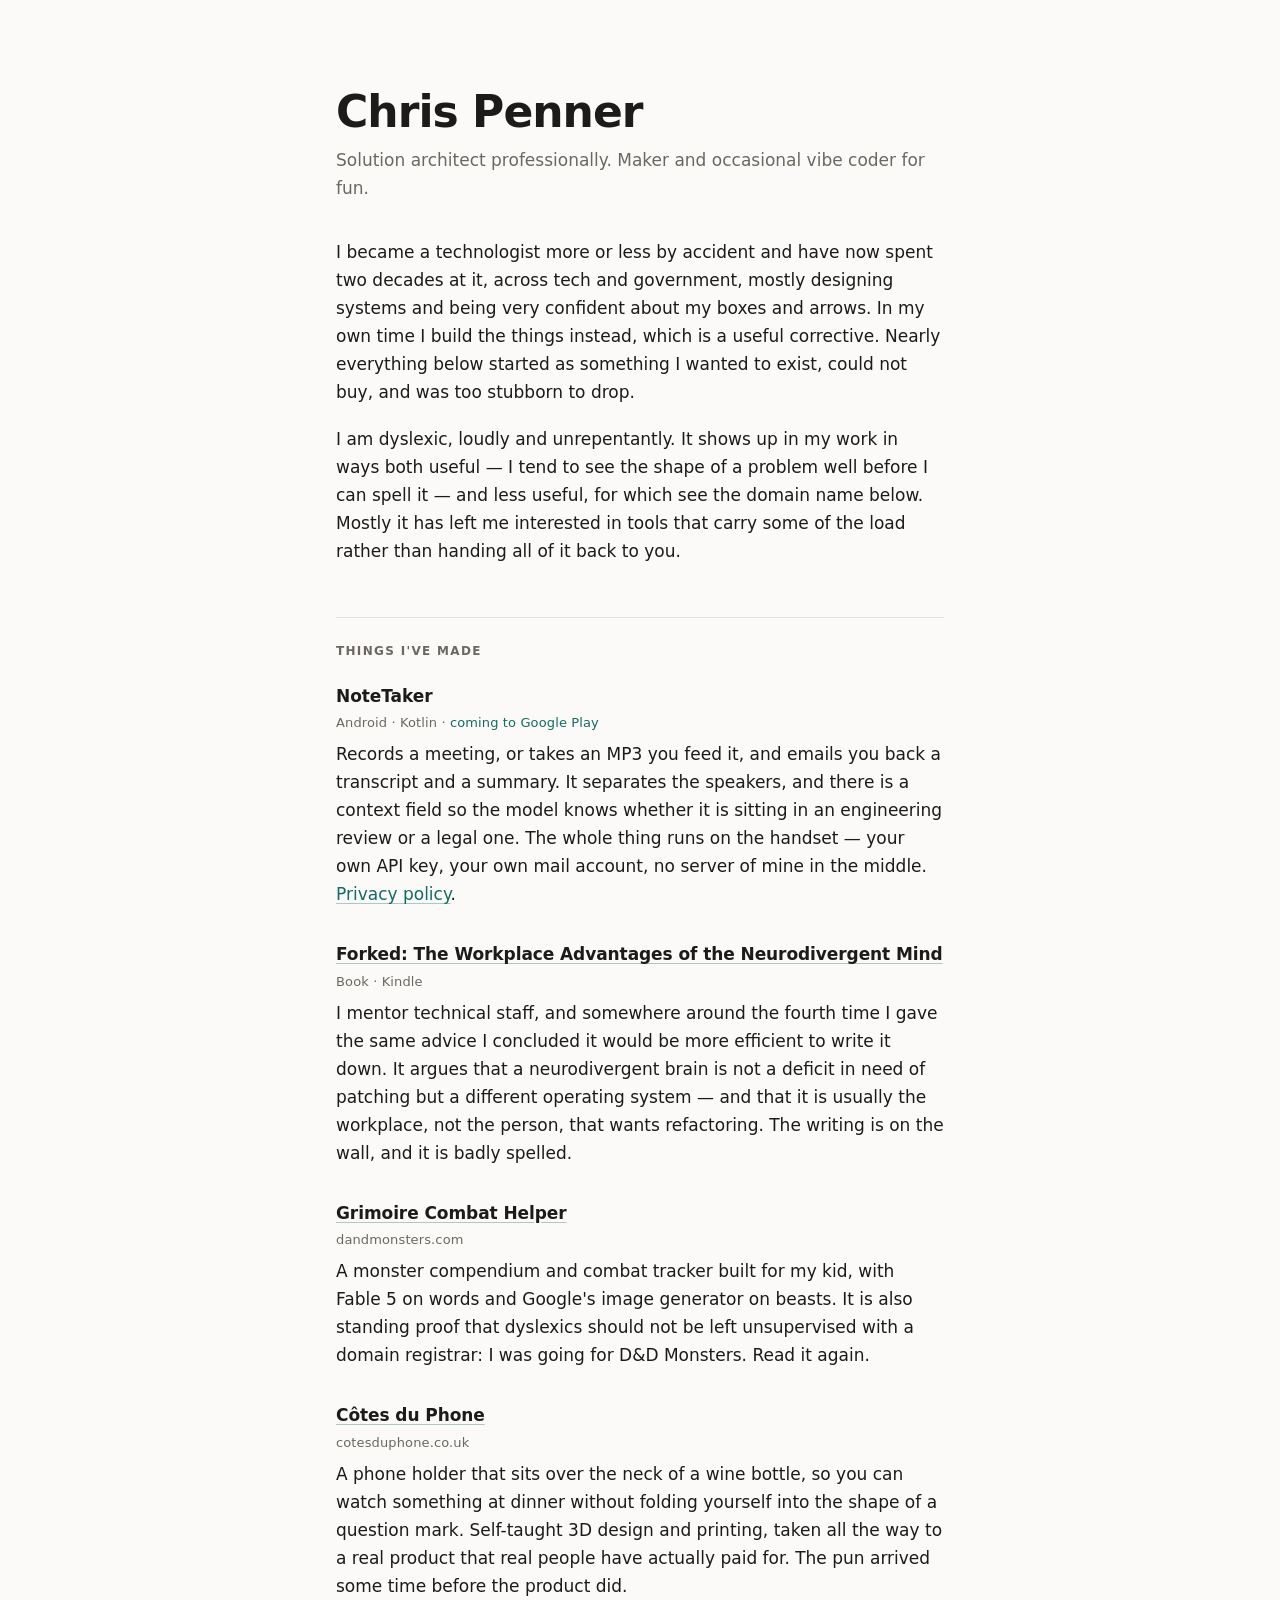
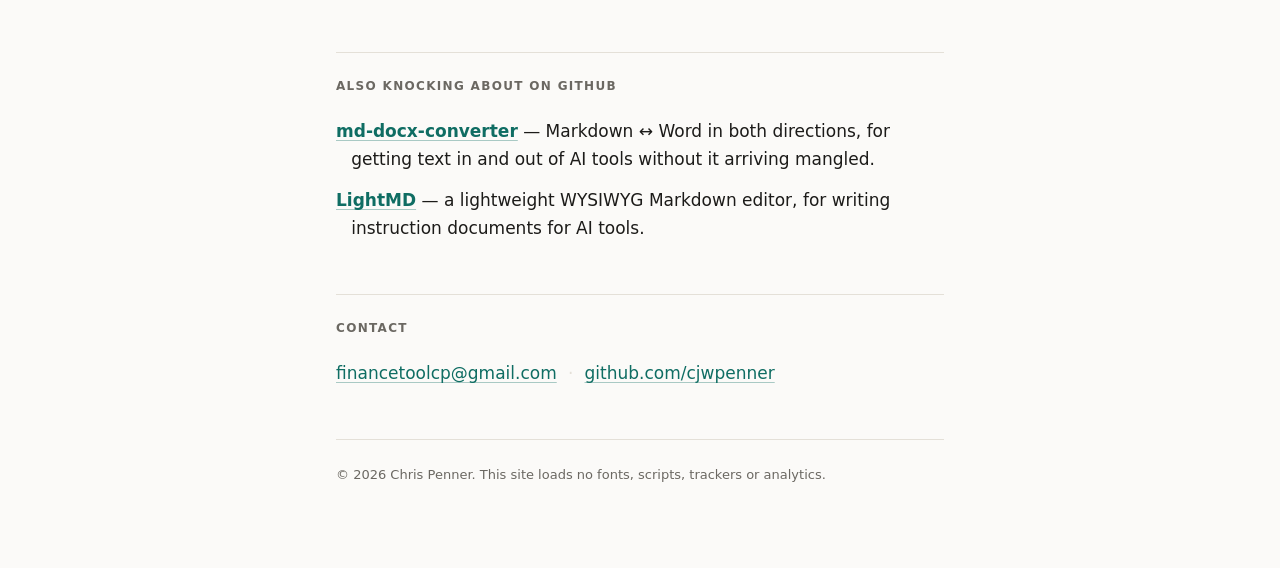
<file: index.html>
<!DOCTYPE html>
<html lang="en-GB">

<head>
    <meta charset="utf-8">
    <meta name="viewport" content="width=device-width, initial-scale=1">
    <title>Chris Penner — solution architect, maker, occasional vibe coder</title>
    <meta name="description" content="Chris Penner — solution architect, maker and loud-and-proud dyslexic. Author of Forked: The Workplace Advantages of the Neurodivergent Mind, and builder of NoteTaker for Android.">
    <meta name="author" content="Chris Penner">
    <link rel="icon" href="data:image/svg+xml,<svg xmlns='http://www.w3.org/2000/svg' viewBox='0 0 32 32'><rect width='32' height='32' rx='7' fill='%230f6d63'/><text x='16' y='23' font-family='system-ui,sans-serif' font-size='19' font-weight='600' fill='%23fff' text-anchor='middle'>C</text></svg>">
    <link rel="stylesheet" href="assets/style.css">
</head>

<body>
    <main>
        <header>
            <h1>Chris Penner</h1>
            <p class="tagline">Solution architect professionally. Maker and occasional vibe coder for fun.</p>
        </header>

        <p class="lede">I became a technologist more or less by accident and have now spent two decades
            at it, across tech and government, mostly designing systems and being very confident about
            my boxes and arrows. In my own time I build the things instead, which is a useful
            corrective. Nearly everything below started as something I wanted to exist, could not buy,
            and was too stubborn to drop.</p>

        <p>I am dyslexic, loudly and unrepentantly. It shows up in my work in ways both useful — I
            tend to see the shape of a problem well before I can spell it — and less useful, for which
            see the domain name below. Mostly it has left me interested in tools that carry some of
            the load rather than handing all of it back to you.</p>

        <h2>Things I've made</h2>

        <div class="project">
            <h3>NoteTaker</h3>
            <span class="meta">Android · Kotlin · <em>coming to Google Play</em></span>
            <p>Records a meeting, or takes an MP3 you feed it, and emails you back a transcript and a
                summary. It separates the speakers, and there is a context field so the model knows
                whether it is sitting in an engineering review or a legal one. The whole thing runs on
                the handset — your own API key, your own mail account, no server of mine in the
                middle. <a href="privacy.html">Privacy policy</a>.</p>
        </div>

        <div class="project">
            <h3><a href="https://www.amazon.co.uk/dp/B0GHJNR8W8">Forked: The Workplace Advantages of
                    the Neurodivergent Mind</a></h3>
            <span class="meta">Book · Kindle</span>
            <p>I mentor technical staff, and somewhere around the fourth time I gave the same advice I
                concluded it would be more efficient to write it down. It argues that a neurodivergent
                brain is not a deficit in need of patching but a different operating system — and that
                it is usually the workplace, not the person, that wants refactoring. The writing is on
                the wall, and it is badly spelled.</p>
        </div>

        <div class="project">
            <h3><a href="https://dandmonsters.com/">Grimoire Combat Helper</a></h3>
            <span class="meta">dandmonsters.com</span>
            <p>A monster compendium and combat tracker built for my kid, with Fable 5 on words and
                Google's image generator on beasts. It is also standing proof that dyslexics should
                not be left unsupervised with a domain registrar: I was going for D&amp;D Monsters.
                Read it again.</p>
        </div>

        <div class="project">
            <h3><a href="https://cotesduphone.co.uk/">Côtes du Phone</a></h3>
            <span class="meta">cotesduphone.co.uk</span>
            <p>A phone holder that sits over the neck of a wine bottle, so you can watch something at
                dinner without folding yourself into the shape of a question mark. Self-taught 3D
                design and printing, taken all the way to a real product that real people have
                actually paid for. The pun arrived some time before the product did.</p>
        </div>

        <h2>Also knocking about on GitHub</h2>

        <ul class="minor">
            <li><a href="https://github.com/cjwpenner/md-docx-converter">md-docx-converter</a> —
                Markdown ↔ Word in both directions, for getting text in and out of AI tools without it
                arriving mangled.</li>
            <li><a href="https://github.com/cjwpenner/LightMD">LightMD</a> — a lightweight WYSIWYG
                Markdown editor, for writing instruction documents for AI tools.</li>
        </ul>

        <h2>Contact</h2>

        <p class="contact"><a href="mailto:financetoolcp@gmail.com">financetoolcp@gmail.com</a><span
                class="sep">·</span><a href="https://github.com/cjwpenner">github.com/cjwpenner</a></p>

        <footer>
            <p>© 2026 Chris Penner. This site loads no fonts, scripts, trackers or analytics.</p>
        </footer>
    </main>
</body>

</html>
</file>
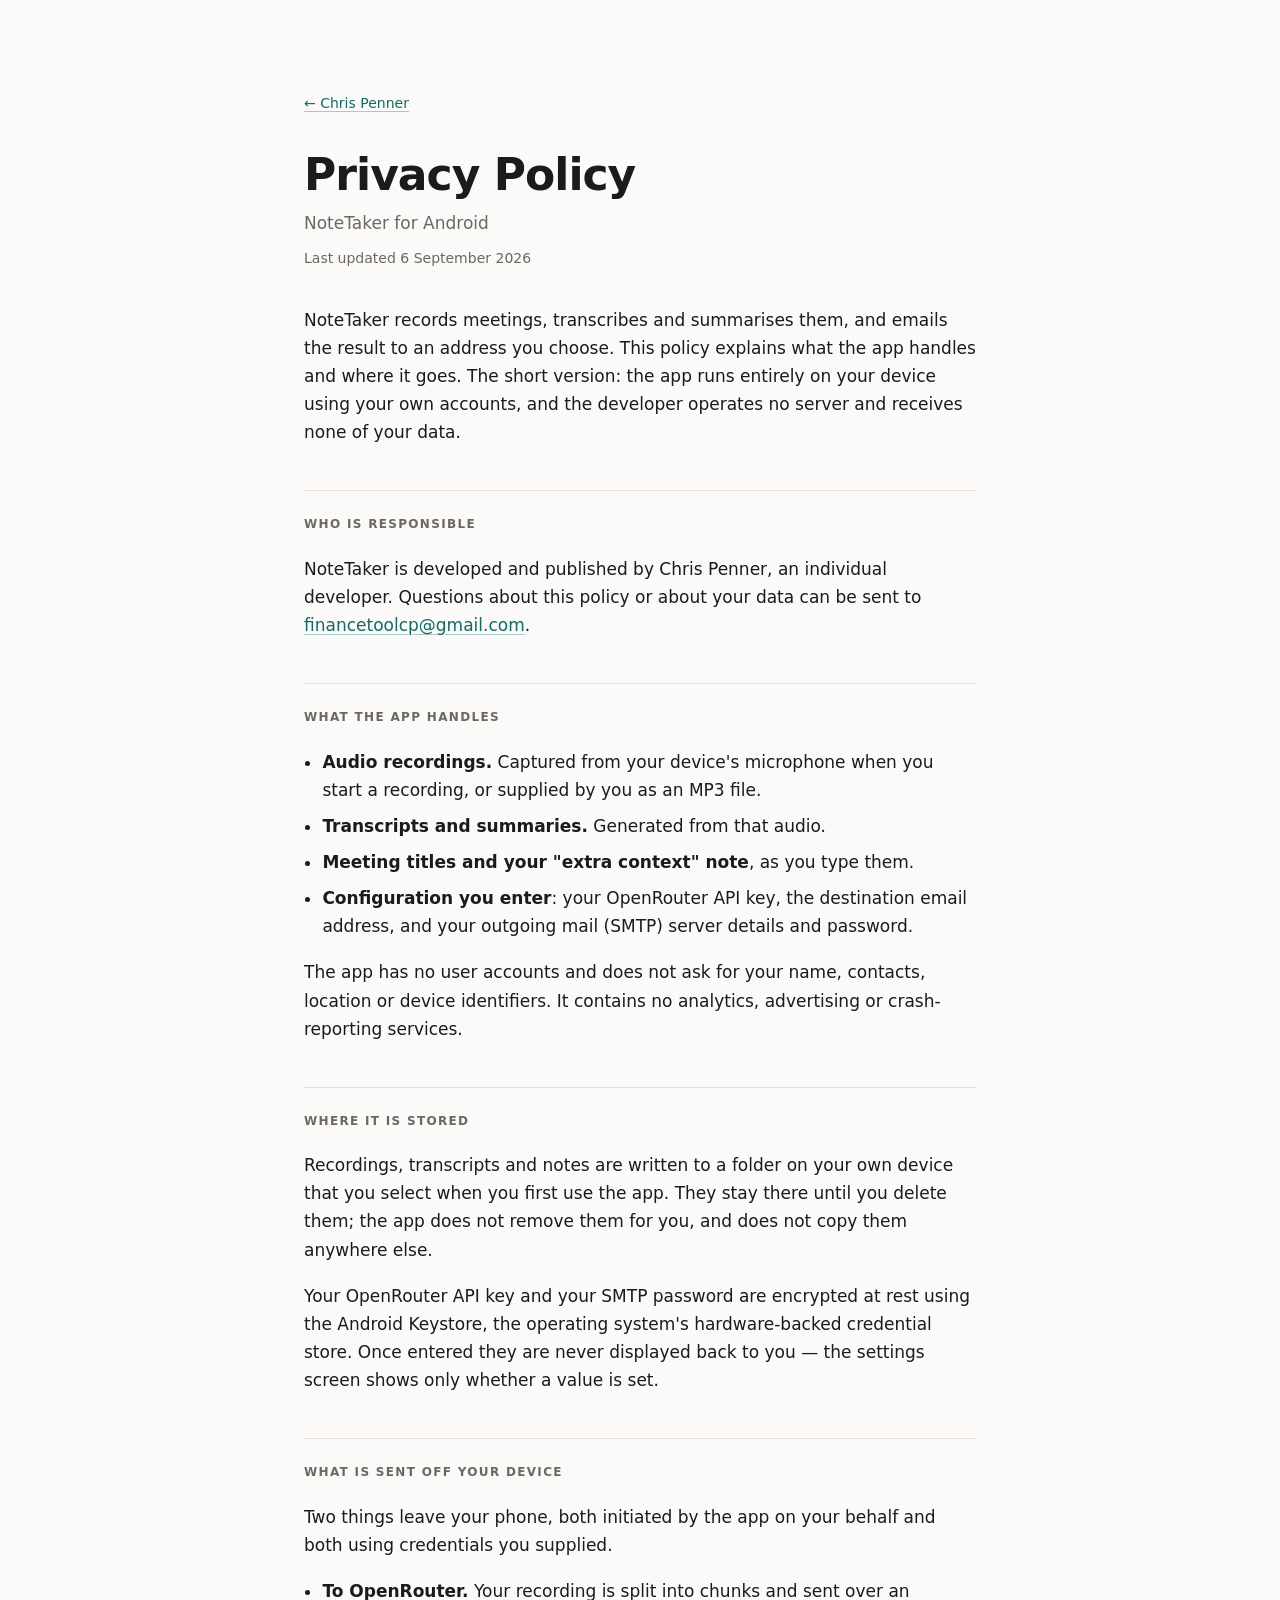
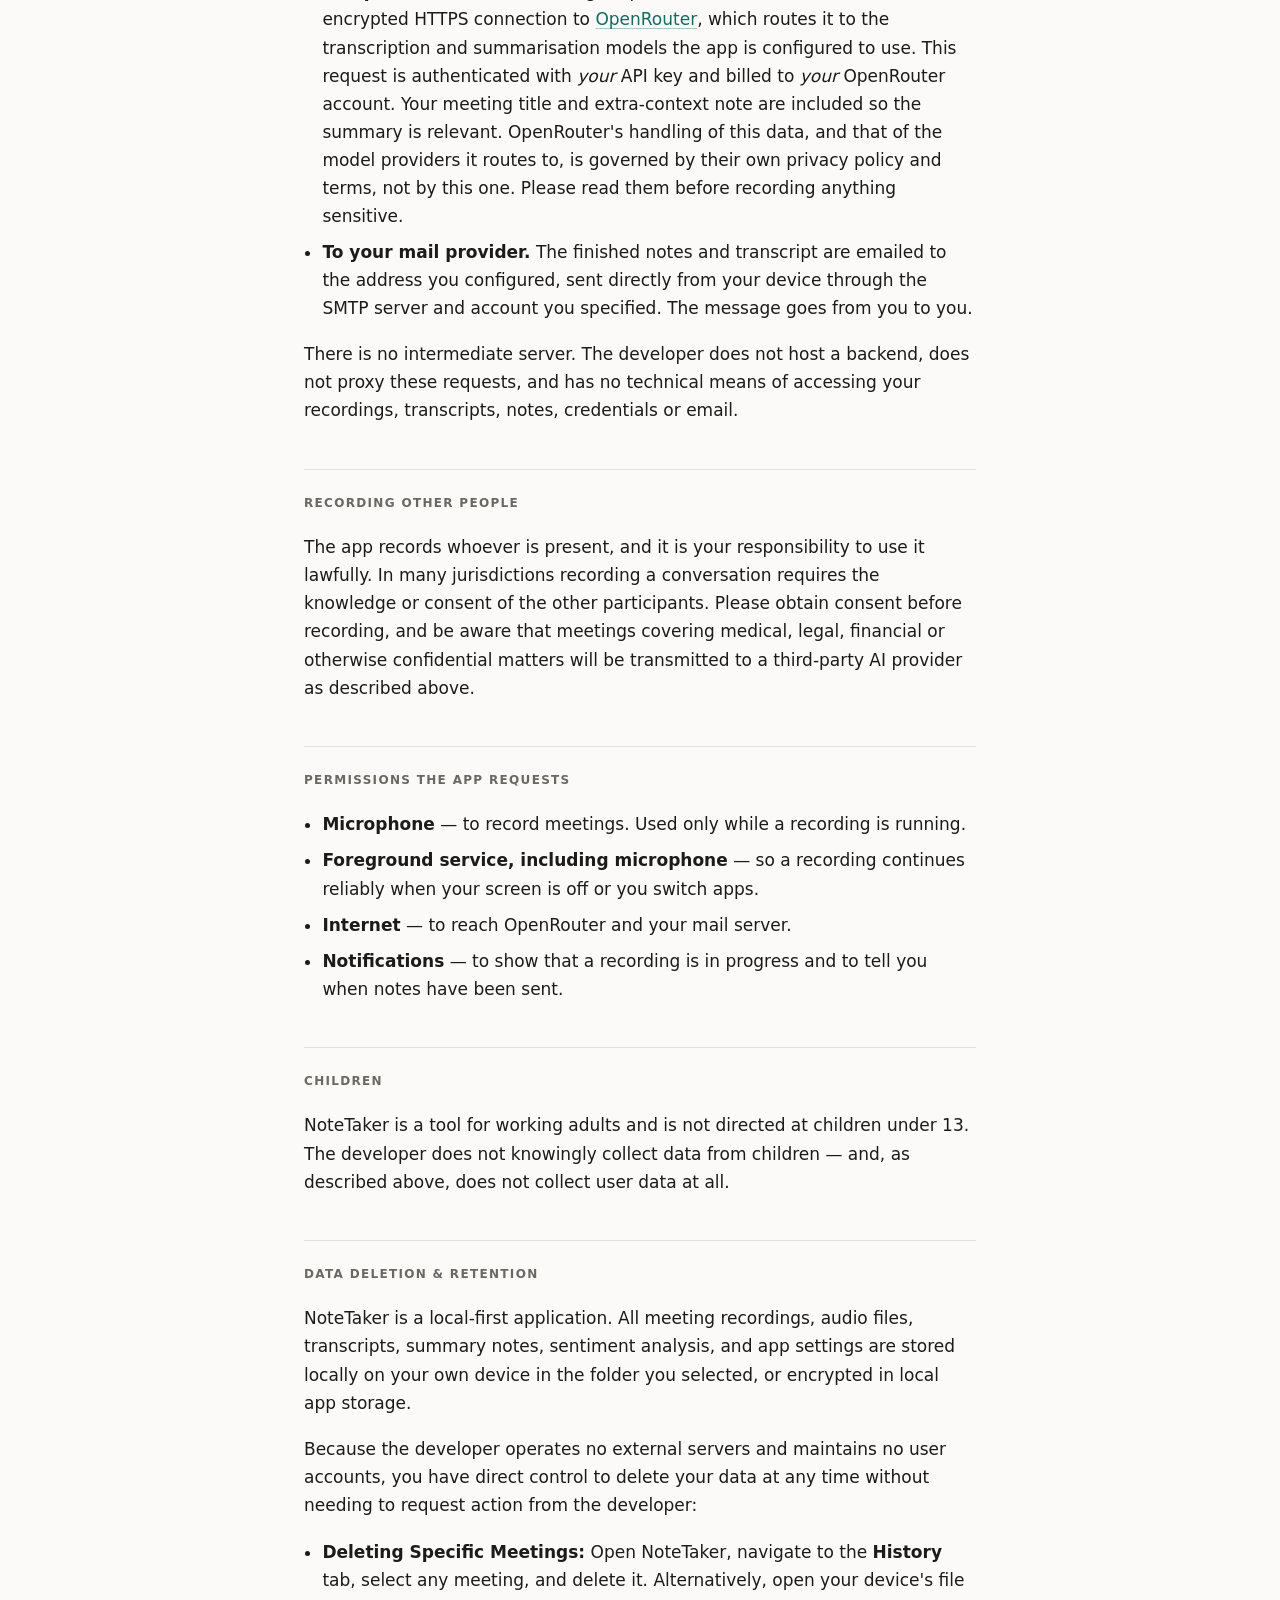
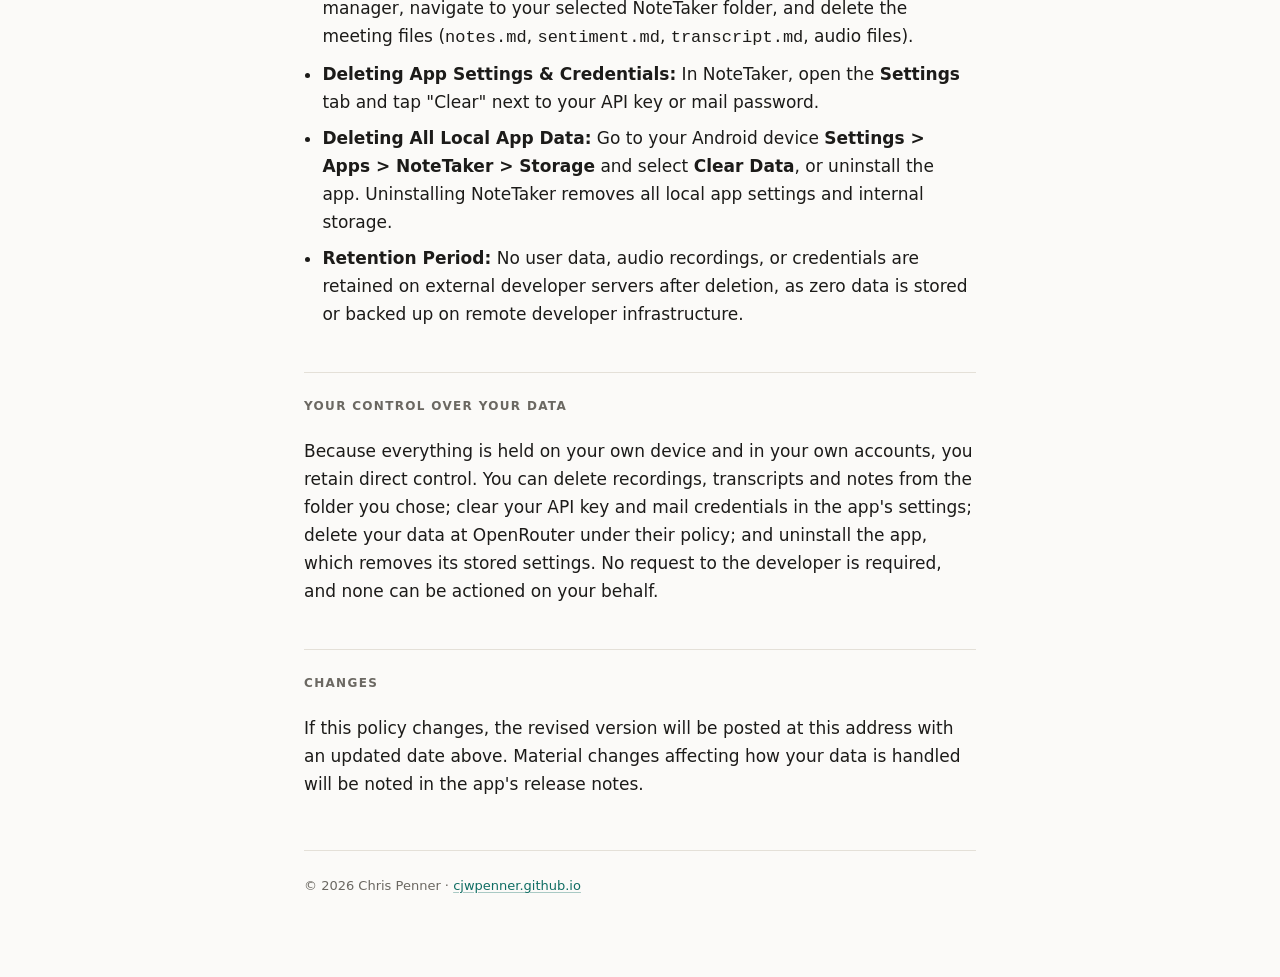
<file: privacy.html>
<!DOCTYPE html>
<html lang="en-GB">

<head>
    <meta charset="utf-8">
    <meta name="viewport" content="width=device-width, initial-scale=1">
    <title>NoteTaker — Privacy Policy</title>
    <meta name="description" content="Privacy policy for the NoteTaker Android app: what it records, where that data goes, and what the developer can see.">
    <link rel="icon" href="data:image/svg+xml,<svg xmlns='http://www.w3.org/2000/svg' viewBox='0 0 32 32'><rect width='32' height='32' rx='7' fill='%230f6d63'/><text x='16' y='23' font-family='system-ui,sans-serif' font-size='19' font-weight='600' fill='%23fff' text-anchor='middle'>C</text></svg>">
    <link rel="stylesheet" href="assets/style.css">
</head>

<body class="doc">
    <main>
        <a class="back" href="index.html">← Chris Penner</a>

        <header>
            <h1>Privacy Policy</h1>
            <p class="tagline">NoteTaker for Android</p>
            <p class="updated">Last updated 6 September 2026</p>
        </header>

        <p class="lede">NoteTaker records meetings, transcribes and summarises them, and emails the
            result to an address you choose. This policy explains what the app handles and where it
            goes. The short version: the app runs entirely on your device using your own accounts,
            and the developer operates no server and receives none of your data.</p>

        <h2>Who is responsible</h2>

        <p>NoteTaker is developed and published by Chris Penner, an individual developer. Questions
            about this policy or about your data can be sent to
            <a href="mailto:financetoolcp@gmail.com">financetoolcp@gmail.com</a>.</p>

        <h2>What the app handles</h2>

        <ul>
            <li><strong>Audio recordings.</strong> Captured from your device's microphone when you
                start a recording, or supplied by you as an MP3 file.</li>
            <li><strong>Transcripts and summaries.</strong> Generated from that audio.</li>
            <li><strong>Meeting titles and your "extra context" note</strong>, as you type them.</li>
            <li><strong>Configuration you enter</strong>: your OpenRouter API key, the destination
                email address, and your outgoing mail (SMTP) server details and password.</li>
        </ul>

        <p>The app has no user accounts and does not ask for your name, contacts, location or device
            identifiers. It contains no analytics, advertising or crash-reporting services.</p>

        <h2>Where it is stored</h2>

        <p>Recordings, transcripts and notes are written to a folder on your own device that you
            select when you first use the app. They stay there until you delete them; the app does
            not remove them for you, and does not copy them anywhere else.</p>

        <p>Your OpenRouter API key and your SMTP password are encrypted at rest using the Android
            Keystore, the operating system's hardware-backed credential store. Once entered they are
            never displayed back to you — the settings screen shows only whether a value is set.</p>

        <h2>What is sent off your device</h2>

        <p>Two things leave your phone, both initiated by the app on your behalf and both using
            credentials you supplied.</p>

        <ul>
            <li><strong>To OpenRouter.</strong> Your recording is split into chunks and sent over an
                encrypted HTTPS connection to <a href="https://openrouter.ai">OpenRouter</a>, which
                routes it to the transcription and summarisation models the app is configured to
                use. This request is authenticated with <em>your</em> API key and billed to
                <em>your</em> OpenRouter account. Your meeting title and extra-context note are
                included so the summary is relevant. OpenRouter's handling of this data, and that of
                the model providers it routes to, is governed by their own privacy policy and terms,
                not by this one. Please read them before recording anything sensitive.</li>
            <li><strong>To your mail provider.</strong> The finished notes and transcript are emailed
                to the address you configured, sent directly from your device through the SMTP
                server and account you specified. The message goes from you to you.</li>
        </ul>

        <p>There is no intermediate server. The developer does not host a backend, does not proxy
            these requests, and has no technical means of accessing your recordings, transcripts,
            notes, credentials or email.</p>

        <h2>Recording other people</h2>

        <p>The app records whoever is present, and it is your responsibility to use it lawfully. In
            many jurisdictions recording a conversation requires the knowledge or consent of the
            other participants. Please obtain consent before recording, and be aware that meetings
            covering medical, legal, financial or otherwise confidential matters will be transmitted
            to a third-party AI provider as described above.</p>

        <h2>Permissions the app requests</h2>

        <ul>
            <li><strong>Microphone</strong> — to record meetings. Used only while a recording is
                running.</li>
            <li><strong>Foreground service, including microphone</strong> — so a recording continues
                reliably when your screen is off or you switch apps.</li>
            <li><strong>Internet</strong> — to reach OpenRouter and your mail server.</li>
            <li><strong>Notifications</strong> — to show that a recording is in progress and to tell
                you when notes have been sent.</li>
        </ul>

        <h2>Children</h2>

        <p>NoteTaker is a tool for working adults and is not directed at children under 13. The
            developer does not knowingly collect data from children — and, as described above, does
            not collect user data at all.</p>

        <h2 id="data-deletion">Data Deletion & Retention</h2>

        <p>NoteTaker is a local-first application. All meeting recordings, audio files, transcripts, summary notes, sentiment analysis, and app settings are stored locally on your own device in the folder you selected, or encrypted in local app storage.</p>

        <p>Because the developer operates no external servers and maintains no user accounts, you have direct control to delete your data at any time without needing to request action from the developer:</p>

        <ul>
            <li><strong>Deleting Specific Meetings:</strong> Open NoteTaker, navigate to the <strong>History</strong> tab, select any meeting, and delete it. Alternatively, open your device's file manager, navigate to your selected NoteTaker folder, and delete the meeting files (<code>notes.md</code>, <code>sentiment.md</code>, <code>transcript.md</code>, audio files).</li>
            <li><strong>Deleting App Settings & Credentials:</strong> In NoteTaker, open the <strong>Settings</strong> tab and tap "Clear" next to your API key or mail password.</li>
            <li><strong>Deleting All Local App Data:</strong> Go to your Android device <strong>Settings > Apps > NoteTaker > Storage</strong> and select <strong>Clear Data</strong>, or uninstall the app. Uninstalling NoteTaker removes all local app settings and internal storage.</li>
            <li><strong>Retention Period:</strong> No user data, audio recordings, or credentials are retained on external developer servers after deletion, as zero data is stored or backed up on remote developer infrastructure.</li>
        </ul>

        <h2>Your control over your data</h2>

        <p>Because everything is held on your own device and in your own accounts, you retain direct
            control. You can delete recordings, transcripts and notes from the folder you chose;
            clear your API key and mail credentials in the app's settings; delete your data at
            OpenRouter under their policy; and uninstall the app, which removes its stored settings.
            No request to the developer is required, and none can be actioned on your behalf.</p>

        <h2>Changes</h2>

        <p>If this policy changes, the revised version will be posted at this address with an updated
            date above. Material changes affecting how your data is handled will be noted in the app's
            release notes.</p>

        <footer>
            <p>© 2026 Chris Penner · <a href="index.html">cjwpenner.github.io</a></p>
        </footer>
    </main>
</body>

</html>
</file>
<file: assets/style.css>
/* cjwpenner.github.io — no dependencies, no external requests. */

:root {
  --paper: #fbfaf8;
  --ink: #1c1b19;
  --muted: #6b6862;
  --rule: #e4e0d8;
  --accent: #0f6d63;
  --measure: 38rem;
}

@media (prefers-color-scheme: dark) {
  :root {
    --paper: #16171a;
    --ink: #e9e7e2;
    --muted: #98958d;
    --rule: #2b2d31;
    --accent: #5fcdbf;
  }
}

* { box-sizing: border-box; }

html { -webkit-text-size-adjust: 100%; }

body {
  margin: 0;
  padding: clamp(2.5rem, 8vw, 5.5rem) 1.5rem 4rem;
  background: var(--paper);
  color: var(--ink);
  font-family: ui-sans-serif, system-ui, -apple-system, "Segoe UI", Roboto,
    Helvetica, Arial, sans-serif;
  font-size: 1.0625rem;
  line-height: 1.65;
  /* Optical centring: sits the column slightly above true centre. */
  display: flex;
  justify-content: center;
}

main { width: 100%; max-width: var(--measure); }

/* ---- Masthead ---- */

h1 {
  margin: 0;
  font-size: clamp(2rem, 7vw, 2.75rem);
  line-height: 1.1;
  letter-spacing: -0.022em;
  font-weight: 640;
}

.tagline {
  margin: 0.6rem 0 0;
  color: var(--muted);
  font-size: 1.0625rem;
}

/* ---- Sections ---- */

h2 {
  margin: 3.25rem 0 1.25rem;
  padding-top: 1.5rem;
  border-top: 1px solid var(--rule);
  font-size: 0.75rem;
  font-weight: 620;
  letter-spacing: 0.11em;
  text-transform: uppercase;
  color: var(--muted);
}

p { margin: 0 0 1.15rem; }

.lede { margin-top: 2.25rem; }

/* ---- Projects ---- */

.project { margin-bottom: 2rem; }
.project:last-child { margin-bottom: 0; }

.project h3 {
  margin: 0;
  font-size: 1.0625rem;
  font-weight: 620;
  letter-spacing: -0.005em;
}

.project h3 a { color: var(--ink); }

.project p { margin: 0.4rem 0 0; }

.meta {
  display: block;
  margin-top: 0.15rem;
  color: var(--muted);
  font-size: 0.8125rem;
  letter-spacing: 0.01em;
}

.meta em {
  font-style: normal;
  color: var(--accent);
}

/* Secondary projects: a compact list, so the page keeps a clear hierarchy
   between the things worth reading about and the things merely worth knowing
   exist. */
.minor {
  margin: 0;
  padding: 0;
  list-style: none;
}

.minor li {
  margin-bottom: 0.85rem;
  padding-left: 0.95rem;
  text-indent: -0.95rem;
}

.minor li:last-child { margin-bottom: 0; }

.minor a { font-weight: 620; }

/* ---- Links ---- */

a {
  color: var(--accent);
  text-decoration-color: color-mix(in srgb, var(--accent) 35%, transparent);
  text-underline-offset: 0.18em;
}

a:hover { text-decoration-color: currentColor; }

a:focus-visible {
  outline: 2px solid var(--accent);
  outline-offset: 3px;
  border-radius: 2px;
}

/* ---- Contact / footer ---- */

/* Flex-wrap rather than inline: the markup has no whitespace between the links
   and the separator, so inline layout has no break opportunity and the row
   overflows on narrow screens. Individual links still refuse to break mid-address. */
.contact {
  display: flex;
  flex-wrap: wrap;
  align-items: baseline;
  gap: 0 0.7rem;
}

.contact a { white-space: nowrap; }

.sep { color: var(--rule); }

@media (max-width: 26rem) {
  .sep { display: none; }
}

footer {
  margin-top: 3.25rem;
  padding-top: 1.5rem;
  border-top: 1px solid var(--rule);
  color: var(--muted);
  font-size: 0.8125rem;
}

/* ---- Long-form pages (privacy) ---- */

.doc { --measure: 42rem; }

.doc h2 { margin-top: 2.75rem; }

.doc ul {
  margin: 0 0 1.15rem;
  padding-left: 1.15rem;
}

.doc li { margin-bottom: 0.5rem; }

.updated {
  margin-top: 0.6rem;
  color: var(--muted);
  font-size: 0.875rem;
}

.back {
  display: inline-block;
  margin-bottom: 2.25rem;
  font-size: 0.875rem;
}

@media (prefers-reduced-motion: no-preference) {
  a { transition: text-decoration-color 120ms ease; }
}
</file>
